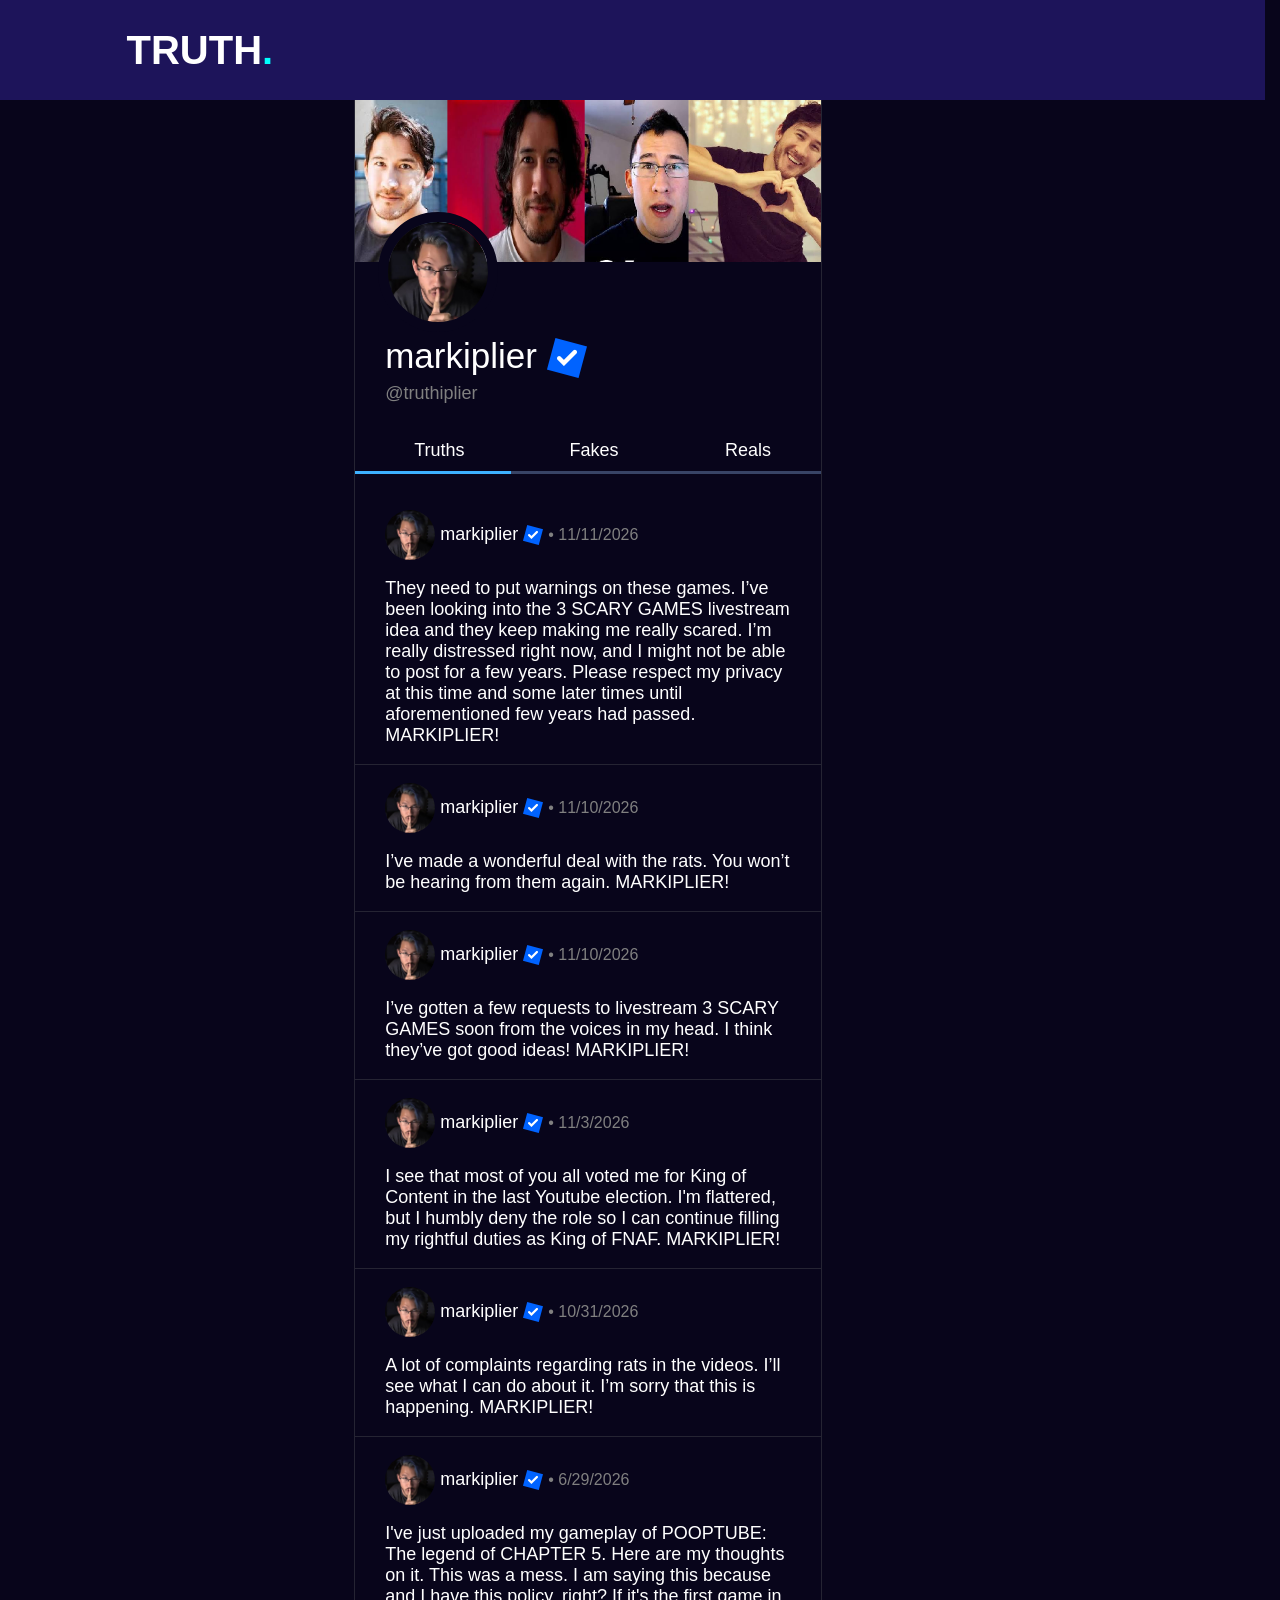
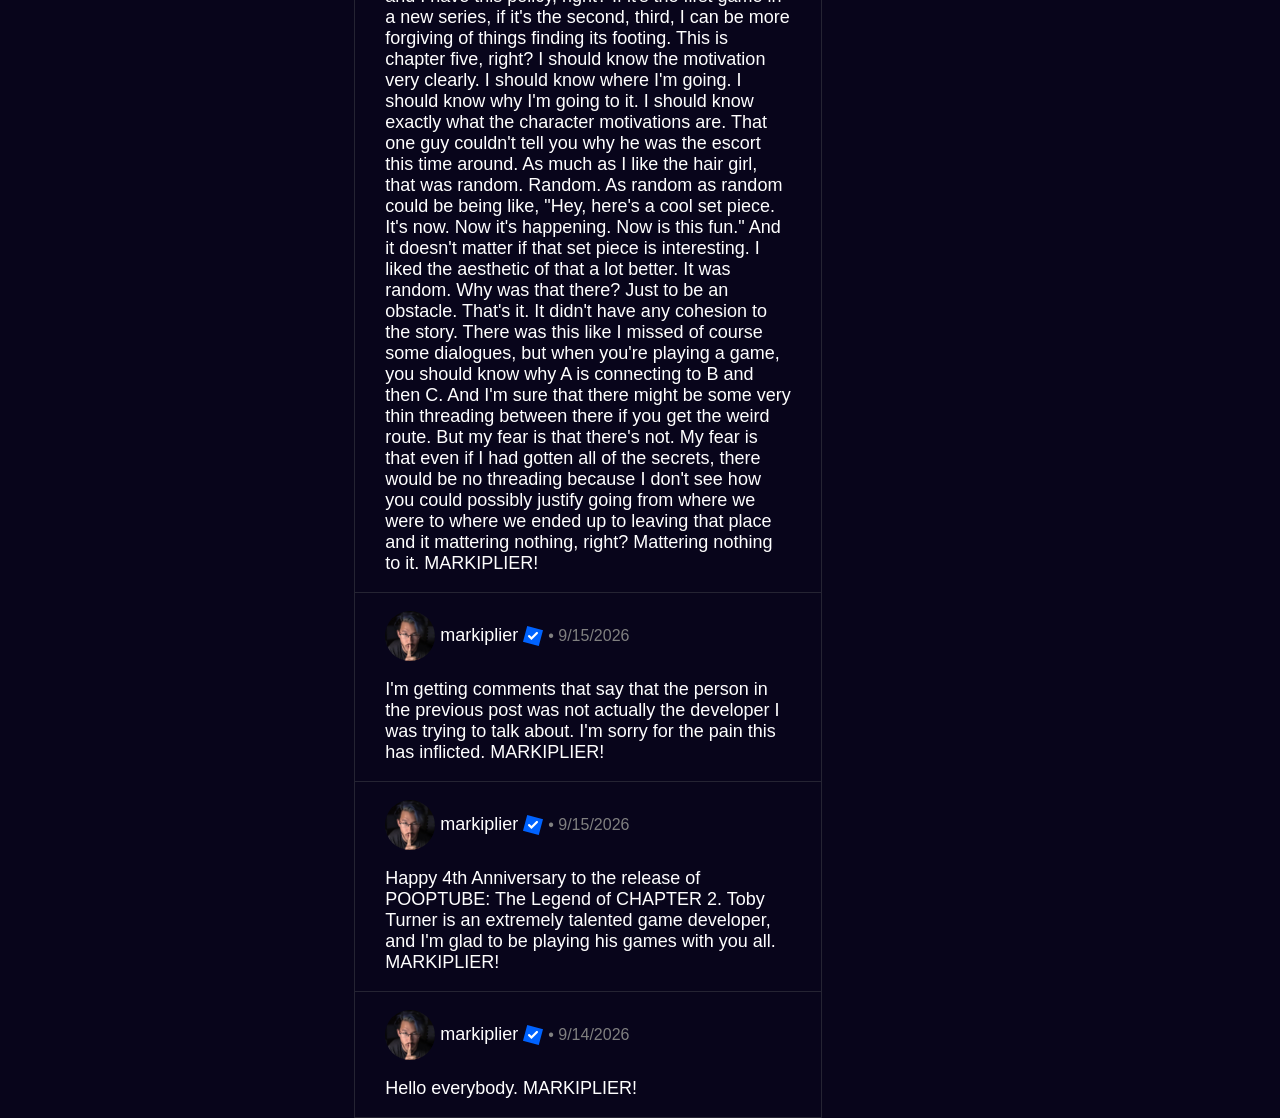
<file: index.html>
<html>
    <head>
        <link rel="stylesheet" href="style.css?v=2">
    </head>
    <body>
        <div id="top">
            TRUTH<span class="period">.</span>
        </div>
        <div id="main">
            <!-- HEADER PROFILE STUFF -->
            <div id="profile">
                <img src="markiplerbanner.png" id="banner">
                <img src="images.jpg" id="pfp">
                <p id="name">markiplier <img src="verity.png" id="verified"></p>
                <p id="tag">@truthiplier</p>
                <div id="tabs">
                    <div onclick="window.location.href = 'index.html?v=2' "><p style="border-bottom: 3px solid rgb(61, 177, 255);">Truths</p></div>
                    <div onclick="window.location.href = 'fake.html?v=2' "><p style="border-bottom: 3px solid rgb(56, 68, 102);">Fakes</p></div>
                    <div onclick="window.location.href = 'real.html?v=2' "><p style="border-bottom: 3px solid rgb(56, 68, 102);">Reals</p></div>
            </div>

            <!-- POSSTS  -->
             <div id="post">
                <p><img src="images.jpg" id="pfp"> markiplier <img src="verity.png" id="verified"> <span class="greyed">• 11/11/2026</span></p>
                <p>They need to put warnings on these games. I’ve been looking into the 3 SCARY GAMES livestream idea and they keep making me really scared. I’m really distressed right now, and I might not be able to post for a few years. Please respect my privacy at this time and some later times until aforementioned few years had passed. MARKIPLIER!
                </p>
            </div>
             <div id="post">
                <p><img src="images.jpg" id="pfp"> markiplier <img src="verity.png" id="verified"> <span class="greyed">• 11/10/2026</span></p>
                <p>I’ve made a wonderful deal with the rats. You won’t be hearing from them again. MARKIPLIER!
                </p>
            </div>
            <div id="post">
                <p><img src="images.jpg" id="pfp"> markiplier <img src="verity.png" id="verified"> <span class="greyed">• 11/10/2026</span></p>
                <p>I’ve gotten a few requests to livestream 3 SCARY GAMES soon from the voices in my head. I think they’ve got good ideas! MARKIPLIER!
                </p>
            </div>
            <div id="post">
                <p><img src="images.jpg" id="pfp"> markiplier <img src="verity.png" id="verified"> <span class="greyed">• 11/3/2026</span></p>
                <p>I see that most of you all voted me for King of Content in the last Youtube election.
                    I'm flattered, but I humbly deny the role so I can continue filling my rightful duties
                    as King of FNAF. MARKIPLIER!
                </p>
            </div>
            <div id="post">
                <p><img src="images.jpg" id="pfp"> markiplier <img src="verity.png" id="verified"> <span class="greyed">• 10/31/2026</span></p>
                <p>A lot of complaints regarding rats in the videos. I’ll see what I can do about it. I’m sorry that this is happening. MARKIPLIER!
                </p>
            </div>
            <div id="post">
                <p><img src="images.jpg" id="pfp"> markiplier <img src="verity.png" id="verified"> <span class="greyed">• 6/29/2026</span></p>
                <p>I've just uploaded my gameplay of POOPTUBE: The legend of CHAPTER 5. Here are my thoughts on it. This was a mess. I am saying this because and I have this policy, right? If it's the first game in a new series, if it's the second, third, I can be more forgiving of things finding its footing. This is chapter five, right? I should know the motivation very clearly. I should know where I'm going. I should know why I'm going to it. I should know exactly what the character motivations are. That one guy couldn't tell you why he was the escort this time around. As much as I like the hair girl, that was random. Random. As random as random could be being like, "Hey, here's a cool set piece. It's now. Now it's happening. Now is this fun." And it doesn't matter if that set piece is interesting. I liked the aesthetic of that a lot better. It was random. Why was that there? Just to be an obstacle. That's it. It didn't have any cohesion to the story. There was this like I missed of course some dialogues, but when you're playing a game, you should know why A is connecting to B and then C. And I'm sure that there might be some very thin threading between there if you get the weird route. But my fear is that there's not. My fear is that even if I had gotten all of the secrets, there would be no threading because I don't see how you could possibly justify going from where we were to where we ended up to leaving that place and it mattering nothing, right? Mattering nothing to it. MARKIPLIER! 

                </p>
            </div>
            <div id="post">
                <p><img src="images.jpg" id="pfp"> markiplier <img src="verity.png" id="verified"> <span class="greyed">• 9/15/2026</span></p>
                <p>I'm getting comments that say that the person in the previous post was not actually the 
                    developer I was trying to talk about. I'm sorry for the pain this has inflicted. MARKIPLIER!
                </p>
            </div>
            <div id="post">
                <p><img src="images.jpg" id="pfp"> markiplier <img src="verity.png" id="verified"> <span class="greyed">• 9/15/2026</span></p>
                <p>Happy 4th Anniversary to the release of POOPTUBE: The Legend of CHAPTER 2. Toby Turner is an extremely talented
                    game developer, and I'm glad to be playing his games with you all. MARKIPLIER!
                </p>
            </div>
            <div id="post">
                <p><img src="images.jpg" id="pfp"> markiplier <img src="verity.png" id="verified"> <span class="greyed">• 9/14/2026</span></p>
                <p>Hello everybody. MARKIPLIER!
                </p>
            </div>
            
            <!-- <div id="post">
                <p><img src="images.jpg" id="pfp"> markiplier <img src="verity.png" id="verified"> <span class="greyed">• 11/3/2026</span></p>
                <p>I’ve made a wonderful deal with the rats. You won’t be hearing from them again. MARKIPLIER!
                </p>
            </div>
            <div id="post">
                <p><img src="images.jpg" id="pfp"> markiplier <img src="verity.png" id="verified"> <span class="greyed">• 11/3/2026</span></p>
                <p>They need to put warnings on these games. I’ve been looking into the 3 SCARY GAMES livestream idea and they keep making me really scared. I’m really distressed right now, and I might not be able to post for a few years. Please respect my privacy at this time and some later times until aforementioned few years had passed. MARKIPLIER!
                </p>
            </div> -->
        </div>
    </body>
</html>
</file>
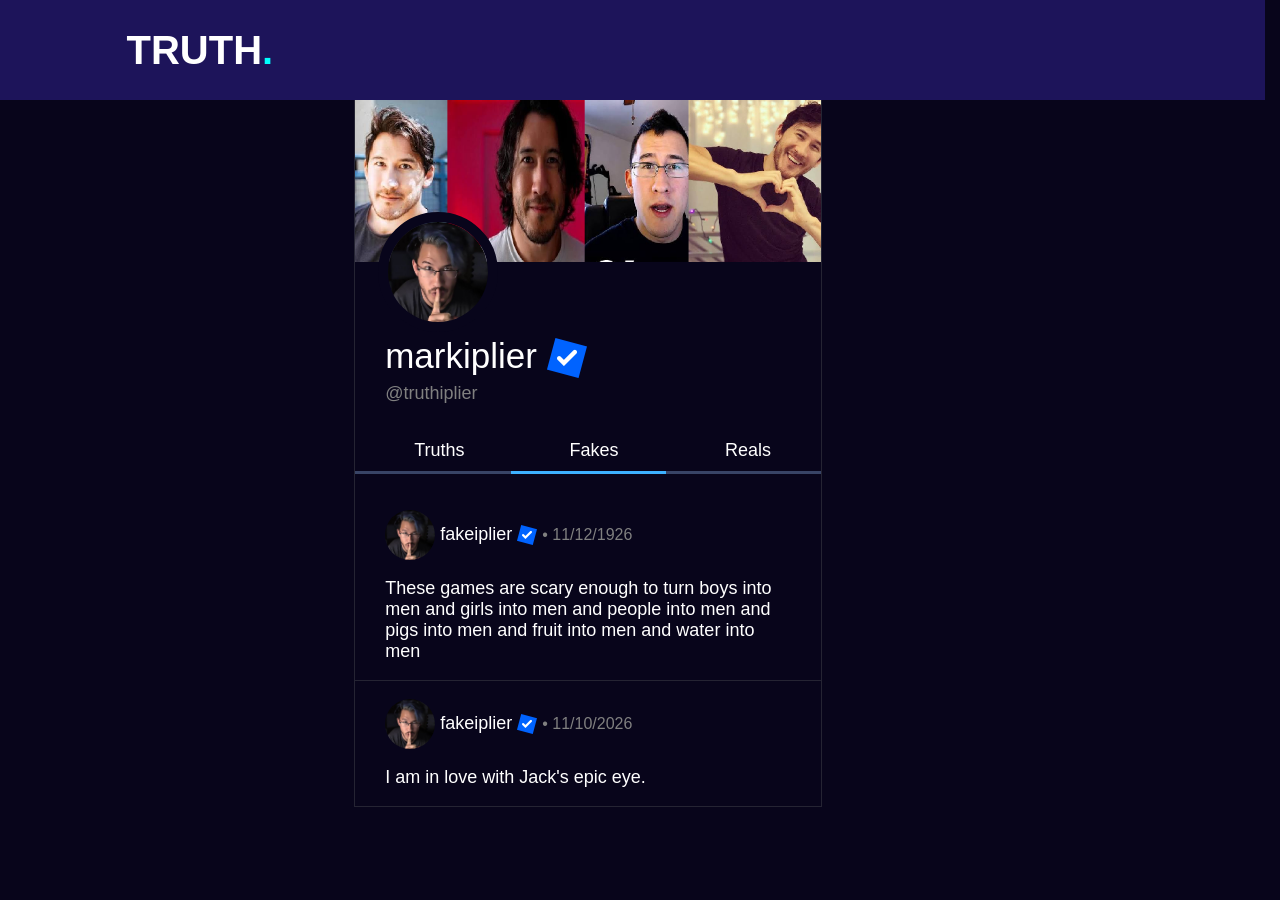
<file: fake.html>
<html>
    <head>
        <link rel="stylesheet" href="style.css?v=2">
    </head>
    <body>
        <div id="top">
            TRUTH<span class="period">.</span>
        </div>
        <div id="main">
            <!-- HEADER PROFILE STUFF -->
            <div id="profile">
                <img src="markiplerbanner.png" id="banner">
                <img src="images.jpg" id="pfp">
                <p id="name">markiplier <img src="verity.png" id="verified"></p>
                <p id="tag">@truthiplier</p>
                <div id="tabs">
                    <div onclick="window.location.href = 'index.html?v=2' "><p style="border-bottom: 3px solid rgb(56, 68, 102);">Truths</p></div>
                    <div onclick="window.location.href = 'fake.html?v=2' "><p style="border-bottom: 3px solid rgb(61, 177, 255);">Fakes</p></div>
                    <div onclick="window.location.href = 'real.html?v=2' "><p style="border-bottom: 3px solid rgb(56, 68, 102);">Reals</p></div>
            </div>

            <!-- POSSTS  -->
             <div id="post">
                <p><img src="images.jpg" id="pfp"> fakeiplier <img src="verity.png" id="verified"> <span class="greyed">• 11/12/1926</span></p>
                <p>These games are scary enough to turn boys into men and girls into men and people into men and pigs into men and fruit into men and water into men
                </p>
            </div>
            <div id="post">
                <p><img src="images.jpg" id="pfp"> fakeiplier <img src="verity.png" id="verified"> <span class="greyed">• 11/10/2026</span></p>
                <p>I am in love with Jack's epic eye.
                </p>
            </div>
            
            
            <!-- <div id="post">
                <p><img src="images.jpg" id="pfp"> markiplier <img src="verity.png" id="verified"> <span class="greyed">• 11/3/2026</span></p>
                <p>I’ve made a wonderful deal with the rats. You won’t be hearing from them again. MARKIPLIER!
                </p>
            </div>
            <div id="post">
                <p><img src="images.jpg" id="pfp"> markiplier <img src="verity.png" id="verified"> <span class="greyed">• 11/3/2026</span></p>
                <p>They need to put warnings on these games. I’ve been looking into the 3 SCARY GAMES livestream idea and they keep making me really scared. I’m really distressed right now, and I might not be able to post for a few years. Please respect my privacy at this time and some later times until aforementioned few years had passed. MARKIPLIER!
                </p>
            </div> -->
        </div>
    </body>
</html>
</file>
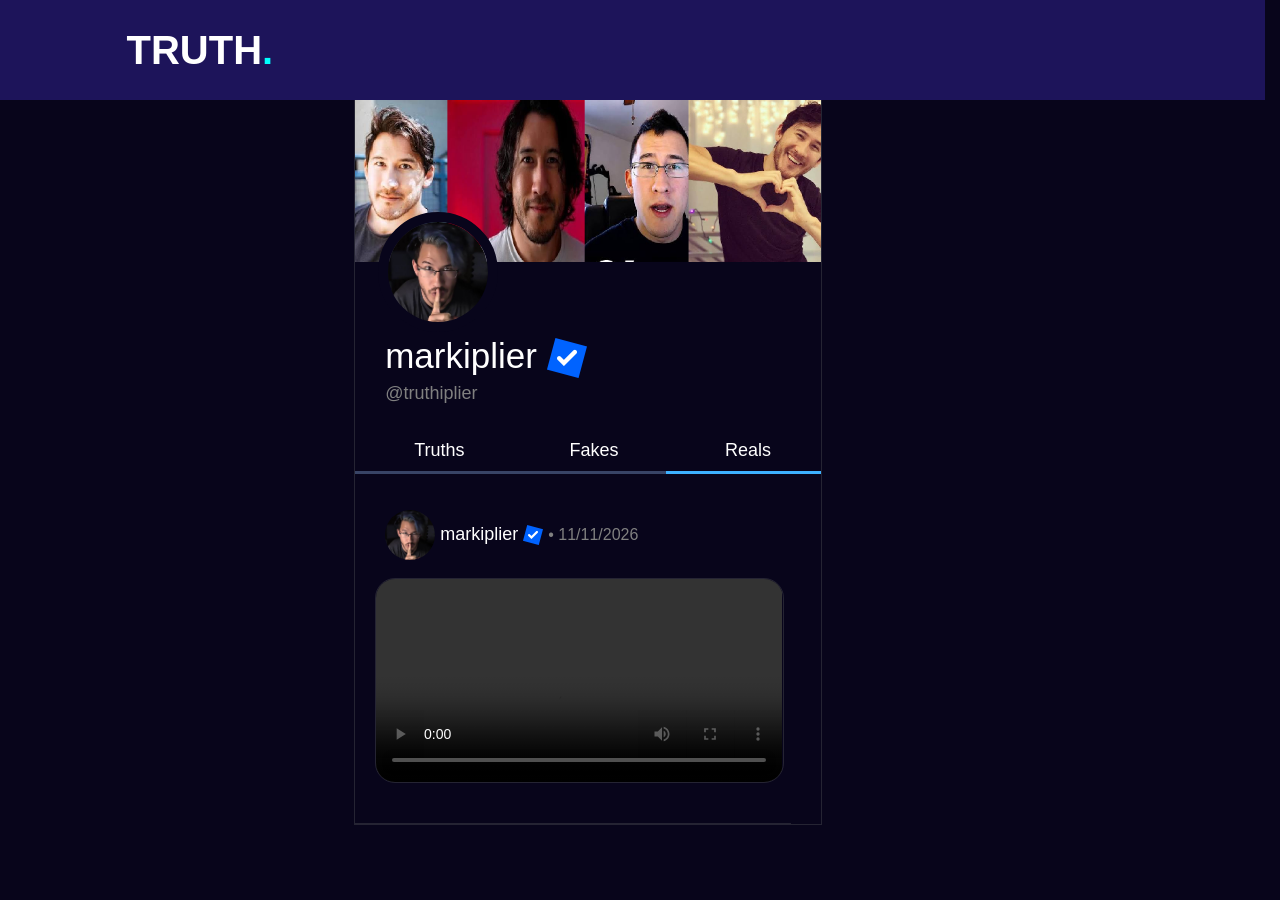
<file: real.html>
<html>
    <head>
        <link rel="stylesheet" href="style.css?v=2">
    </head>
    <body>
        <div id="top">
            TRUTH<span class="period">.</span>
        </div>
        <div id="main">
            <!-- HEADER PROFILE STUFF -->
            <div id="profile">
                <img src="markiplerbanner.png" id="banner">
                <img src="images.jpg" id="pfp">
                <p id="name">markiplier <img src="verity.png" id="verified"></p>
                <p id="tag">@truthiplier</p>
                <div id="tabs">
                    <div onclick="window.location.href = 'index.html?v=2' "><p style="border-bottom: 3px solid rgb(56, 68, 102);">Truths</p></div>
                    <div onclick="window.location.href = 'fake.html?v=2' "><p style="border-bottom: 3px solid rgb(56, 68, 102);">Fakes</p></div>
                    <div onclick="window.location.href = 'real.html?v=2' "><p style="border-bottom: 3px solid rgb(61, 177, 255);">Reals</p></div>
            </div>

            <!-- POSSTS  -->
            <div id="post">
                <div id="post">
                <p><img src="images.jpg" id="pfp"> markiplier <img src="verity.png" id="verified"> <span class="greyed">• 11/11/2026</span></p>
                <video src="markipleir chritasm.mp4" id="video" controls>
                    <br>
                    <br>
            </div>
                
            </div>
            
            
            <!-- <div id="post">
                <p><img src="images.jpg" id="pfp"> markiplier <img src="verity.png" id="verified"> <span class="greyed">• 11/3/2026</span></p>
                <p>I’ve made a wonderful deal with the rats. You won’t be hearing from them again. MARKIPLIER!
                </p>
            </div>
            <div id="post">
                <p><img src="images.jpg" id="pfp"> markiplier <img src="verity.png" id="verified"> <span class="greyed">• 11/3/2026</span></p>
                <p>They need to put warnings on these games. I’ve been looking into the 3 SCARY GAMES livestream idea and they keep making me really scared. I’m really distressed right now, and I might not be able to post for a few years. Please respect my privacy at this time and some later times until aforementioned few years had passed. MARKIPLIER!
                </p>
            </div> -->
        </div>
    </body>
</html>
</file>
<file: style.css>
#main {
    margin-left: 28%;
    margin-right: 35%;
    border: 1px solid rgb(37, 36, 51);
    border-top: 0;
    border-bottom: 0;
scrollbar-width: none;  /* Firefox, Safari 18.2+, Chromium 121+ */
}

html {
    scrollbar-gutter: stable;
}

body {
    background-color: #08051b;
    color: white;
    font-family:  Helvetica, sans-serif;
    font-size: 18px;

    -ms-overflow-style: none;  /* Internet Explorer 10+ */
    scrollbar-width: none;  /* Firefox, Safari 18.2+, Chromium 121+ */

    margin: 0;
  padding: 0;
}

#top {
    height: 100px;
    background-color: #1d145a;
    color: white;
    font-size: 40px;
    font-family: 'Segoe UI', Tahoma, Geneva, Verdana, sans-serif;
    align-content: center;
    padding-left: 10%;
    font-weight: 900;
    position: sticky;
    z-index: 10;
    .period {
        color:aqua
    }
    scrollbar-width: none;  /* Firefox, Safari 18.2+, Chromium 121+ */
}

#profile {

    #pfp {
        width: 100px;
        border-radius: 50%;
        border: 10px solid #08051b;
        margin: 5%;
        margin-top: -50px;
    }
    #banner {
        width: 100%;
    }

    p {
        padding-left: 30px;
    }
    #name {
        font-size: 35px;
        margin-top: -20px;
    }
    #verified {
        width: 40px;
        vertical-align: middle;
    }
    
}

#tabs {
    display: flex;
    width: 100%;
    justify-content:space-evenly;
    div {
        width: 100%;
        cursor: pointer;
    }

    p {
        padding-left: 0;
        padding-left: 38%;
        display: flex;
        padding-bottom: 10px;
    }
    
}

#pfp {
        width: 50px;
        border-radius: 50%;
    }

#post {
    #pfp {
        margin: 0px !important;
        vertical-align: middle;
        width: 50px !important; 
        border: 0px !important;
        margin-right: 40px;
    }

    #verified {
        width: 20px;
    }
    #name {
        font-size: 16px;
    }

    padding-right: 30px;
    border-bottom: 1px solid rgb(37, 36, 51);
}

.greyed {
    color: grey;
    font-size: 16px;
}

#tag {
    color: grey;
    margin-top: -30px;
}

#video {
    width: 100%;
    margin-left: 5%;
    border: 1px solid rgb(37, 36, 51);
    border-radius: 20px;
    margin-bottom: 40px;
}
</file>
